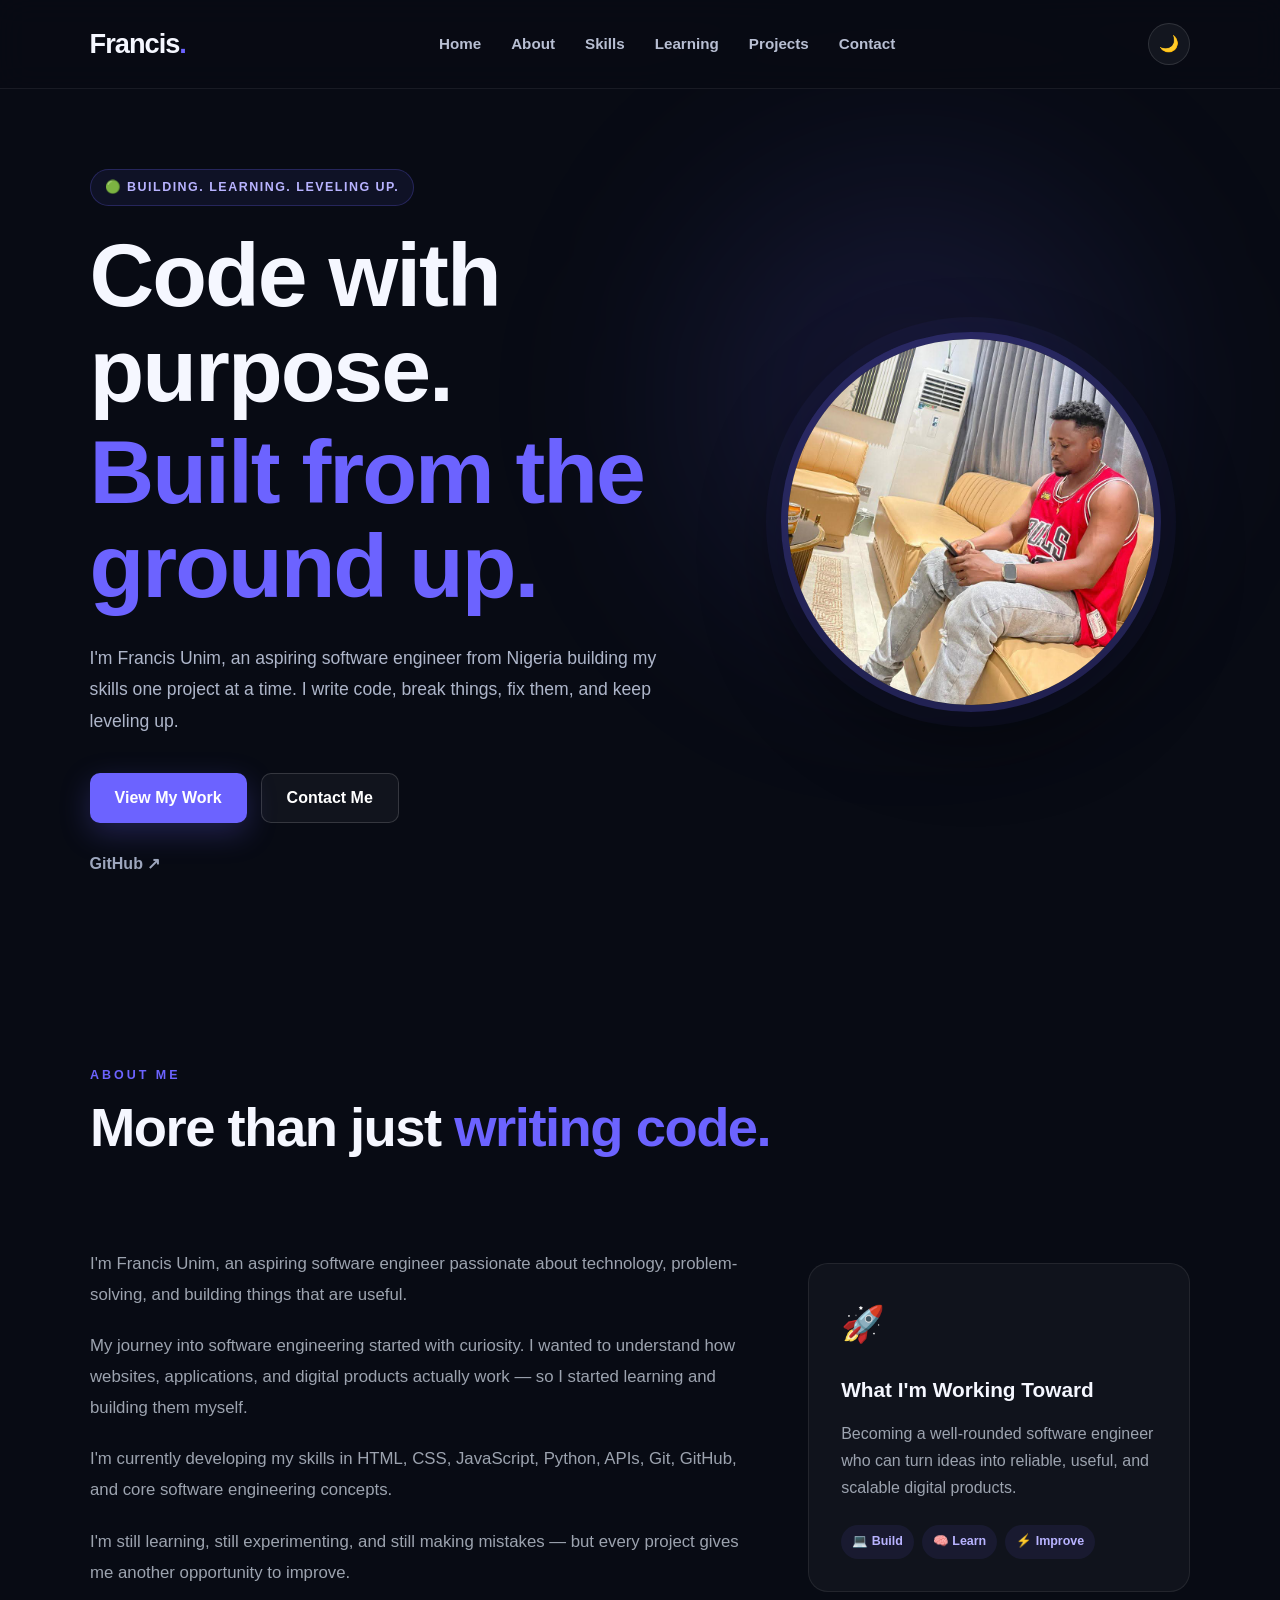
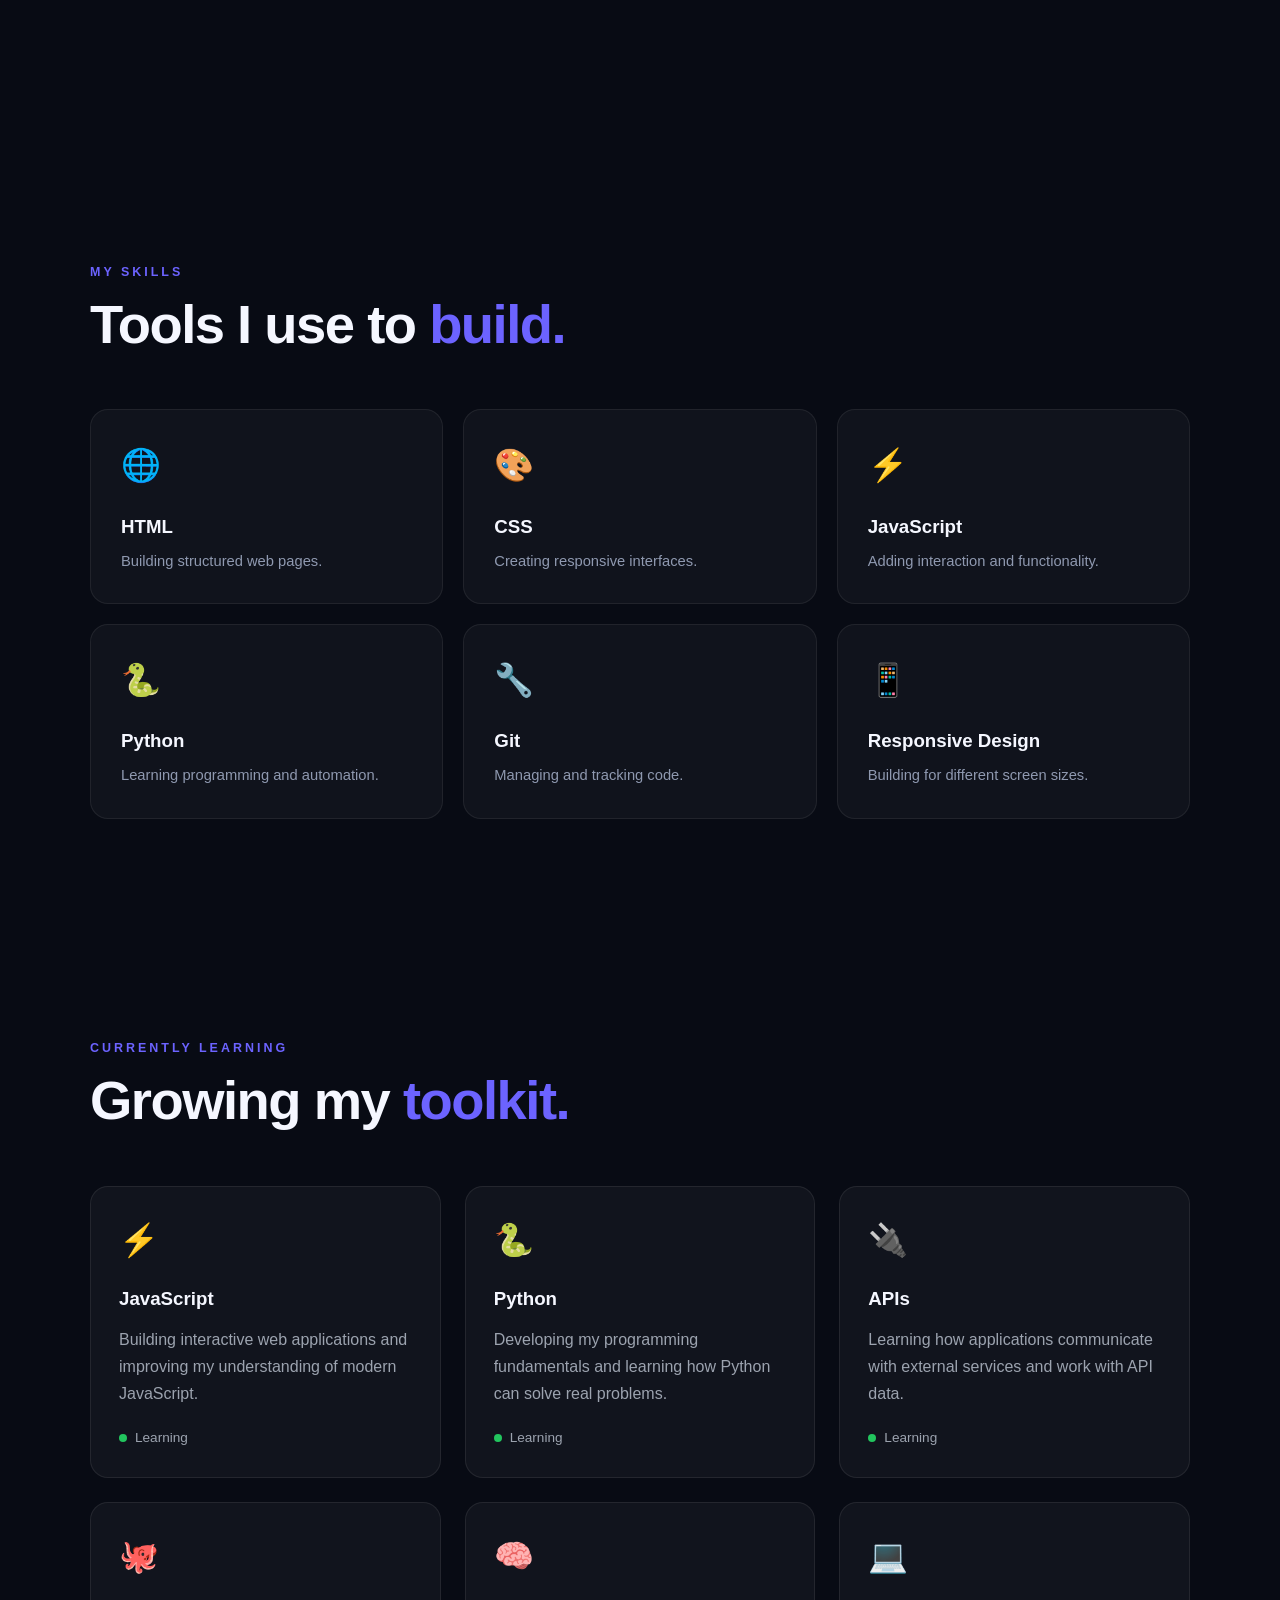
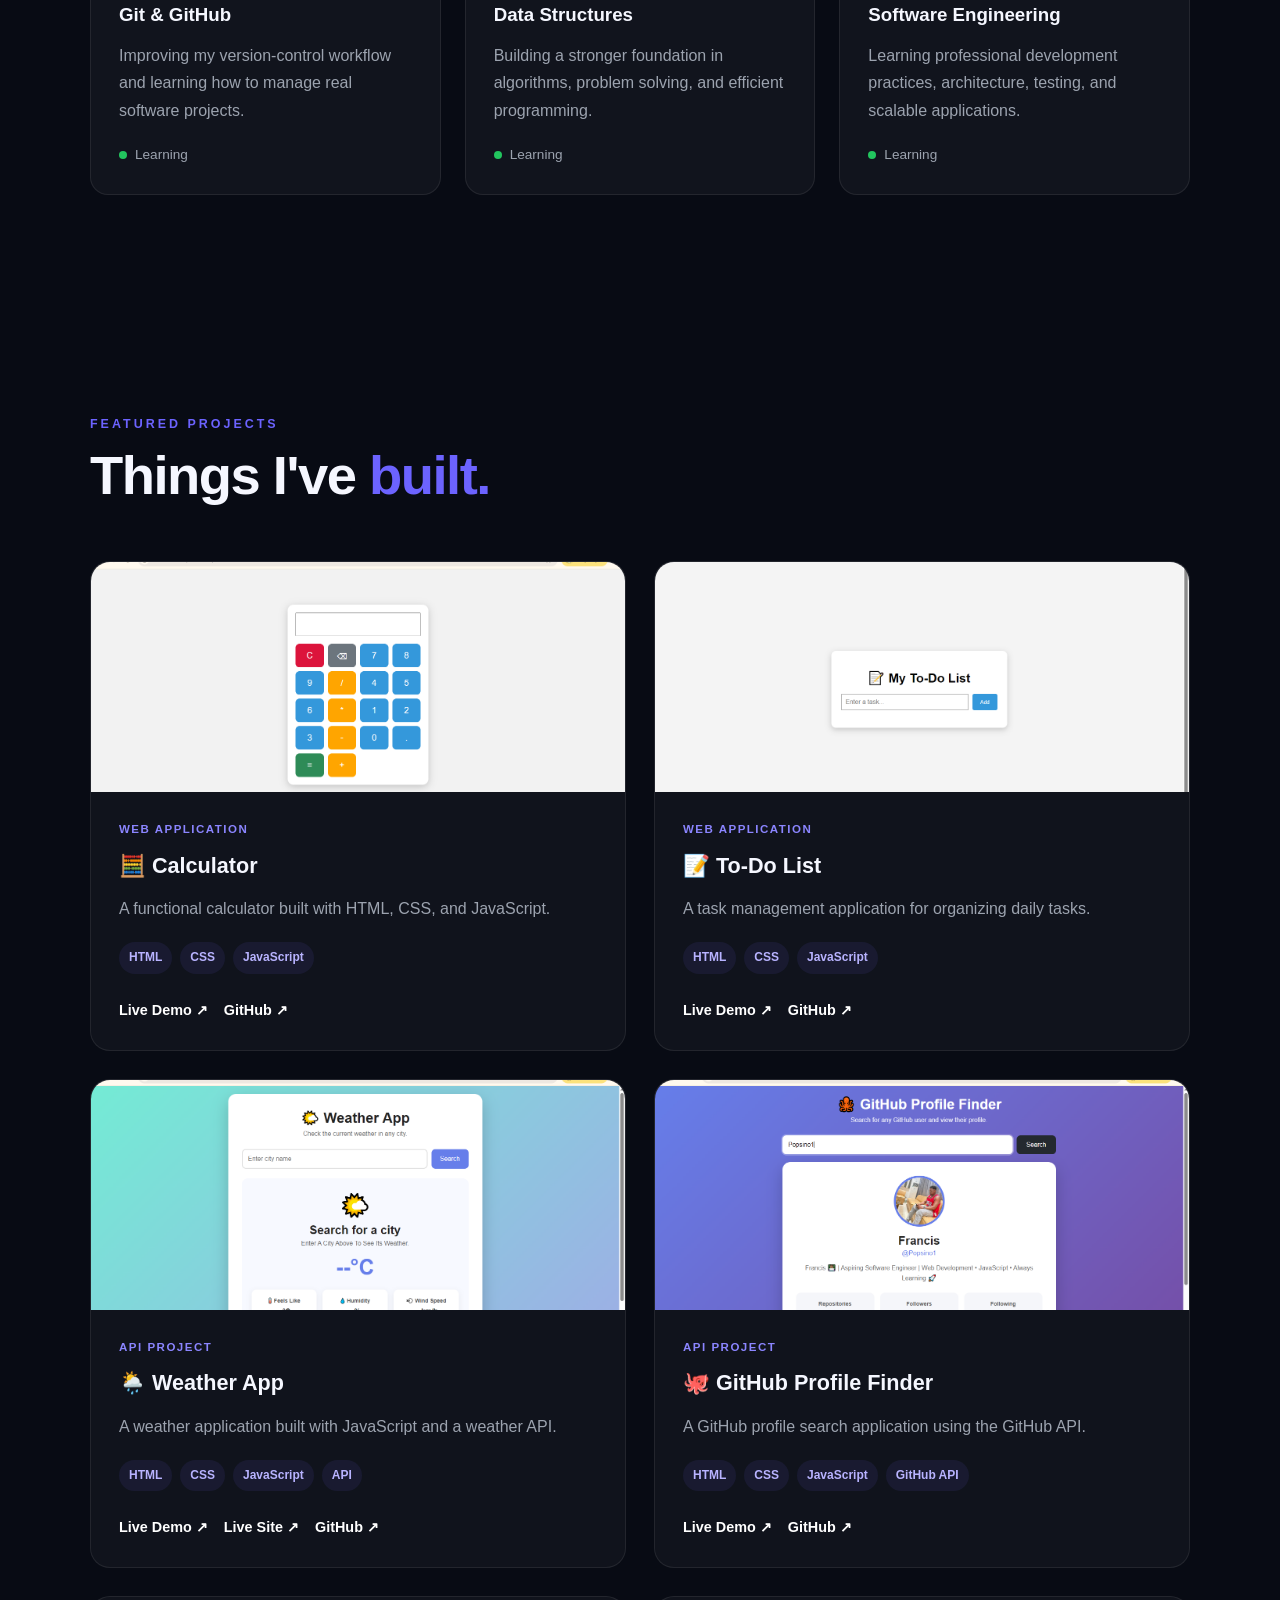
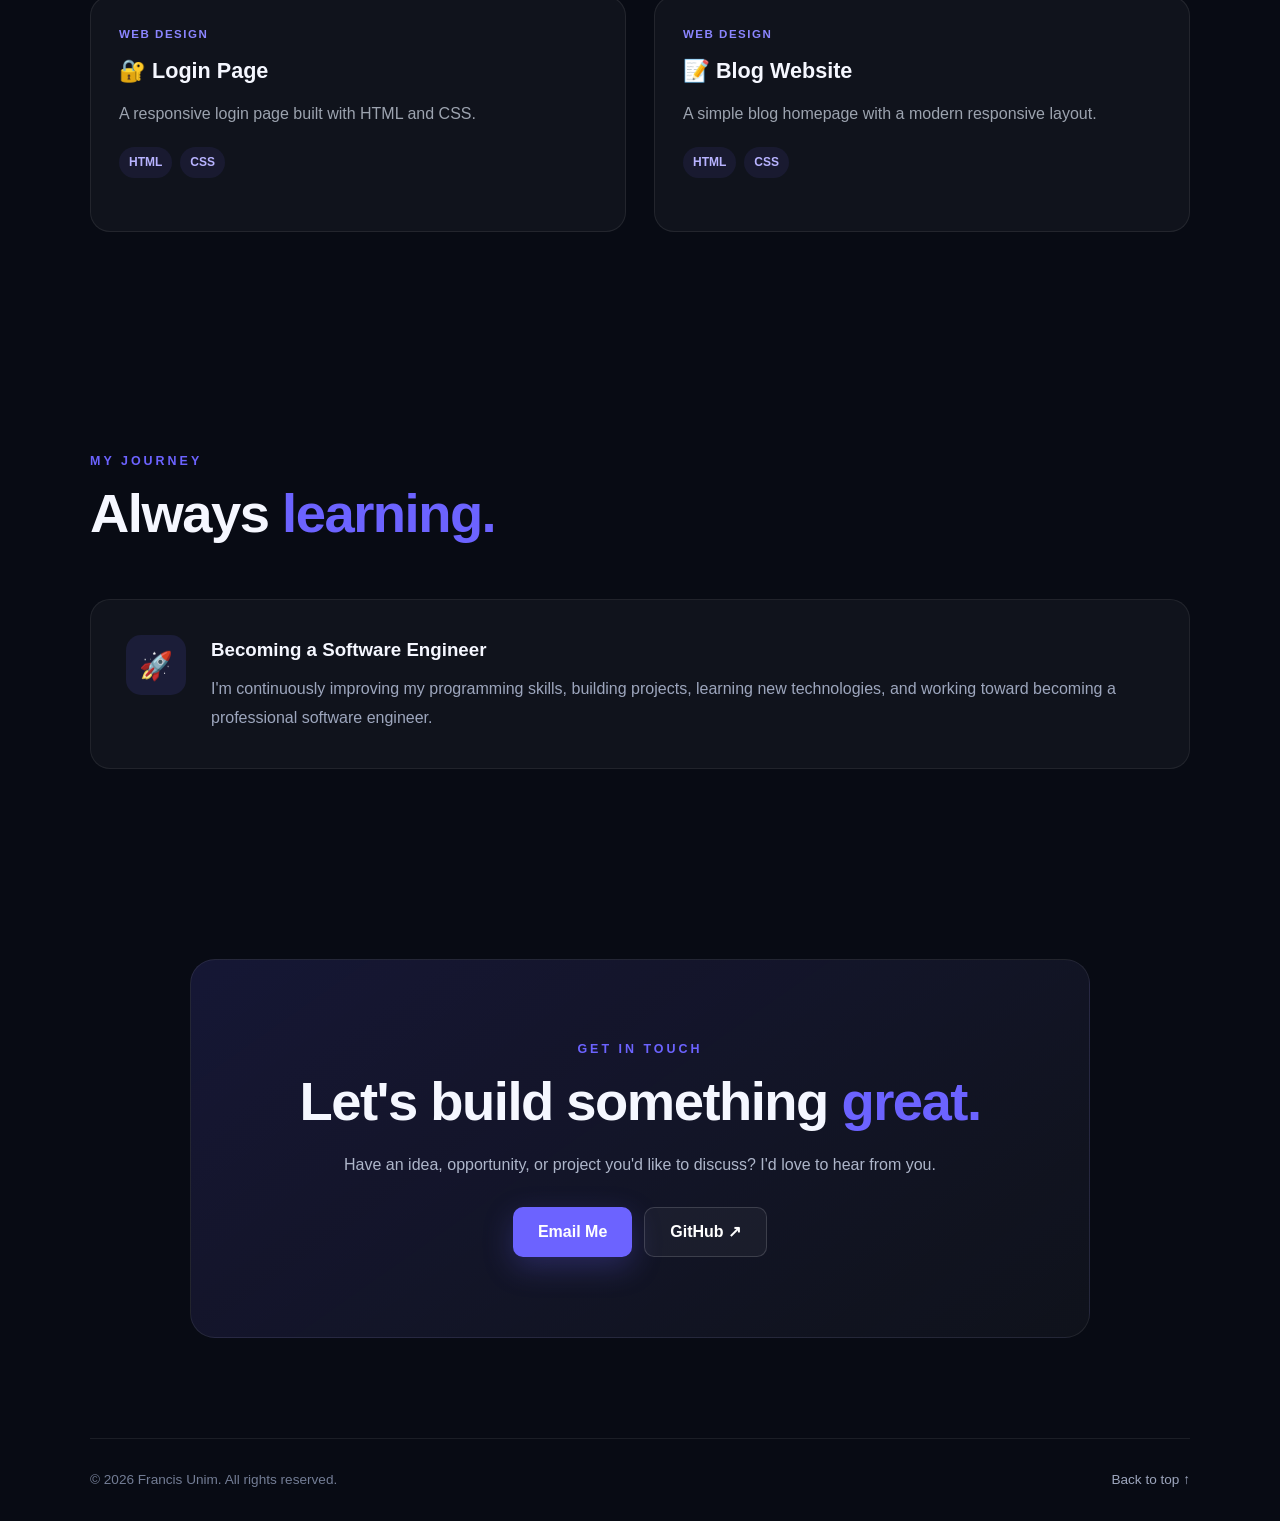
<file: index.html>
<!DOCTYPE html>
<html lang="en">

<head>
    <meta charset="UTF-8">
    <meta name="viewport" content="width=device-width, initial-scale=1.0">

    <meta
        name="description"
        content="Francis Unim - Software Engineer portfolio showcasing web development projects, skills, and experience."
    >

    <title>Francis Unim | Software Engineer</title>

    <link rel="stylesheet" href="style.css">
</head>

<body>

    <!-- ================================
         NAVIGATION
    ================================= -->

    <header class="navbar">

        <a href="#home" class="logo">
            Francis<span>.</span>
        </a>

        <!-- Mobile Menu Button -->
        <button
            id="menuBtn"
            class="menu-btn"
            type="button"
            aria-label="Open navigation"
            aria-expanded="false"
        >
            ☰
        </button>

        <!-- Navigation Links -->
        <nav
            class="nav-links"
            id="navLinks"
            aria-label="Main navigation"
        >
            <a href="#home">Home</a>
            <a href="#about">About</a>
            <a href="#skills">Skills</a>
            <a href="#learning">Learning</a>
            <a href="#projects">Projects</a>
            <a href="#contact">Contact</a>
        </nav>

        <!-- Theme Button -->
        <button
            id="themeBtn"
            class="theme-btn"
            type="button"
            aria-label="Toggle color theme"
        >
            🌙
        </button>

    </header>


    <main>

        <!-- ================================
             HERO
        ================================= -->

        <section id="home" class="hero">

            <div class="hero-content">

                <p class="hero-tag">
    🟢 BUILDING. LEARNING. LEVELING UP.
</p>

                <h1>
    Code with purpose.
    <span>Built from the ground up.</span>
</h1>

                <p class="hero-description">
    I'm Francis Unim, an aspiring software engineer from Nigeria
    building my skills one project at a time. I write code,
    break things, fix them, and keep leveling up.
</p>

                <div class="hero-buttons">

                    <a
                        href="#projects"
                        class="btn btn-primary"
                    >
                        View My Work
                    </a>

                    <a
                        href="#contact"
                        class="btn btn-secondary"
                    >
                        Contact Me
                    </a>

                </div>

                <div class="social-links">

                    <a
                        href="https://github.com/Popsino1"
                        target="_blank"
                        rel="noopener noreferrer"
                    >
                        GitHub ↗
                    </a>

                </div>

            </div>


            <div class="hero-image">

                <div class="image-glow"></div>

                <img
                    src="profile.png"
                    alt="Francis Unim"
                >

            </div>

        </section>


        <!-- ================================
     ABOUT
================================= -->

<section id="about" class="section">

    <div class="section-heading">

        <p class="section-label">
            ABOUT ME
        </p>

        <h2>
            More than just
            <span>writing code.</span>
        </h2>

    </div>


    <div class="about-grid">

        <div class="about-text">

            <p>
                I'm Francis Unim, an aspiring software engineer
                passionate about technology, problem-solving,
                and building things that are useful.
            </p>

            <p>
                My journey into software engineering started with
                curiosity. I wanted to understand how websites,
                applications, and digital products actually work —
                so I started learning and building them myself.
            </p>

            <p>
                I'm currently developing my skills in HTML, CSS,
                JavaScript, Python, APIs, Git, GitHub, and core
                software engineering concepts.
            </p>

            <p>
                I'm still learning, still experimenting, and still
                making mistakes — but every project gives me another
                opportunity to improve.
            </p>

        </div>


        <div class="about-card">

            <div class="about-card-icon">
                🚀
            </div>

            <h3>
                What I'm Working Toward
            </h3>

            <p>
                Becoming a well-rounded software engineer who can
                turn ideas into reliable, useful, and scalable
                digital products.
            </p>

            <div class="about-goals">

                <span>💻 Build</span>
                <span>🧠 Learn</span>
                <span>⚡ Improve</span>

            </div>

        </div>

    </div>

</section>

        </section>


        <!-- ================================
             SKILLS
        ================================= -->

        <section id="skills" class="section">

            <div class="section-heading">

                <p class="section-label">
                    MY SKILLS
                </p>

                <h2>
                    Tools I use to
                    <span>build.</span>
                </h2>

            </div>


            <div class="skills-grid">

                <div class="skill-card">
                    <span>🌐</span>
                    <h3>HTML</h3>
                    <p>Building structured web pages.</p>
                </div>

                <div class="skill-card">
                    <span>🎨</span>
                    <h3>CSS</h3>
                    <p>Creating responsive interfaces.</p>
                </div>

                <div class="skill-card">
                    <span>⚡</span>
                    <h3>JavaScript</h3>
                    <p>Adding interaction and functionality.</p>
                </div>

                <div class="skill-card">
                    <span>🐍</span>
                    <h3>Python</h3>
                    <p>Learning programming and automation.</p>
                </div>

                <div class="skill-card">
                    <span>🔧</span>
                    <h3>Git</h3>
                    <p>Managing and tracking code.</p>
                </div>

                <div class="skill-card">
                    <span>📱</span>
                    <h3>Responsive Design</h3>
                    <p>Building for different screen sizes.</p>
                </div>

            </div>

        </section>


        <!-- ================================
             CURRENTLY LEARNING
        ================================= -->

        <section id="learning" class="section">

            <div class="section-heading">

                <p class="section-label">
                    CURRENTLY LEARNING
                </p>

                <h2>
                    Growing my
                    <span>toolkit.</span>
                </h2>

            </div>


            <div class="learning-grid">

                <div class="learning-card">

                    <div class="learning-icon">
                        ⚡
                    </div>

                    <h3>
                        JavaScript
                    </h3>

                    <p>
                        Building interactive web applications
                        and improving my understanding of
                        modern JavaScript.
                    </p>

                    <div class="learning-status">
                        <span></span>
                        Learning
                    </div>

                </div>


                <div class="learning-card">

                    <div class="learning-icon">
                        🐍
                    </div>

                    <h3>
                        Python
                    </h3>

                    <p>
                        Developing my programming fundamentals
                        and learning how Python can solve
                        real problems.
                    </p>

                    <div class="learning-status">
                        <span></span>
                        Learning
                    </div>

                </div>


                <div class="learning-card">

                    <div class="learning-icon">
                        🔌
                    </div>

                    <h3>
                        APIs
                    </h3>

                    <p>
                        Learning how applications communicate
                        with external services and work with
                        API data.
                    </p>

                    <div class="learning-status">
                        <span></span>
                        Learning
                    </div>

                </div>


                <div class="learning-card">

                    <div class="learning-icon">
                        🐙
                    </div>

                    <h3>
                        Git & GitHub
                    </h3>

                    <p>
                        Improving my version-control workflow
                        and learning how to manage real
                        software projects.
                    </p>

                    <div class="learning-status">
                        <span></span>
                        Learning
                    </div>

                </div>


                <div class="learning-card">

                    <div class="learning-icon">
                        🧠
                    </div>

                    <h3>
                        Data Structures
                    </h3>

                    <p>
                        Building a stronger foundation in
                        algorithms, problem solving, and
                        efficient programming.
                    </p>

                    <div class="learning-status">
                        <span></span>
                        Learning
                    </div>

                </div>


                <div class="learning-card">

                    <div class="learning-icon">
                        💻
                    </div>

                    <h3>
                        Software Engineering
                    </h3>

                    <p>
                        Learning professional development
                        practices, architecture, testing,
                        and scalable applications.
                    </p>

                    <div class="learning-status">
                        <span></span>
                        Learning
                    </div>

                </div>

            </div>

        </section>


        <!-- ================================
             PROJECTS
        ================================= -->

        <section id="projects" class="section">

            <div class="section-heading">

                <p class="section-label">
                    FEATURED PROJECTS
                </p>

                <h2>
                    Things I've
                    <span>built.</span>
                </h2>

            </div>


            <div class="projects-grid">


                <!-- Calculator -->

                <article class="project-card">

                    <div class="project-image">

                        <img
                            src="images/calculator.png"
                            alt="Calculator project screenshot"
                        >

                    </div>

                    <div class="project-content">

                        <p class="project-type">
                            WEB APPLICATION
                        </p>

                        <h3>
                            🧮 Calculator
                        </h3>

                        <p>
                            A functional calculator built with
                            HTML, CSS, and JavaScript.
                        </p>

                        <div class="project-tech">

                            <span>HTML</span>
                            <span>CSS</span>
                            <span>JavaScript</span>

                        </div>

                        <div class="project-links">

                            <a
                                href="calculator/index.html"
                                target="_blank"
                                rel="noopener noreferrer"
                            >
                                Live Demo ↗
                            </a>

                            <a
                                href="https://github.com/Popsino1/calculator"
                                target="_blank"
                                rel="noopener noreferrer"
                            >
                                GitHub ↗
                            </a>

                        </div>

                    </div>

                </article>


                <!-- To-Do List -->

                <article class="project-card">

                    <div class="project-image">

                        <img
                            src="images/todo.png"
                            alt="To-Do List project screenshot"
                        >

                    </div>

                    <div class="project-content">

                        <p class="project-type">
                            WEB APPLICATION
                        </p>

                        <h3>
                            📝 To-Do List
                        </h3>

                        <p>
                            A task management application for
                            organizing daily tasks.
                        </p>

                        <div class="project-tech">

                            <span>HTML</span>
                            <span>CSS</span>
                            <span>JavaScript</span>

                        </div>

                        <div class="project-links">

                            <a
                                href="Todo-App/index.html"
                                target="_blank"
                                rel="noopener noreferrer"
                            >
                                Live Demo ↗
                            </a>

                            <a
                                href="https://github.com/Popsino1/todo-app"
                                target="_blank"
                                rel="noopener noreferrer"
                            >
                                GitHub ↗
                            </a>

                        </div>

                    </div>

                </article>


                <!-- Weather App -->

                <article class="project-card">

                    <div class="project-image">

                        <img
                            src="images/weather.png"
                            alt="Weather App screenshot"
                        >

                    </div>

                    <div class="project-content">

                        <p class="project-type">
                            API PROJECT
                        </p>

                        <h3>
                            🌦️ Weather App
                        </h3>

                        <p>
                            A weather application built with
                            JavaScript and a weather API.
                        </p>

                        <div class="project-tech">

                            <span>HTML</span>
                            <span>CSS</span>
                            <span>JavaScript</span>
                            <span>API</span>

                        </div>

                        <div class="project-links">

                            <a
                                href="weather-app/index.html"
                                target="_blank"
                                rel="noopener noreferrer"
                            >
                                Live Demo ↗
                            </a>

                            <a
                                href="https://popsino1.github.io/weather-app/"
                                target="_blank"
                                rel="noopener noreferrer"
                            >
                                Live Site ↗
                            </a>

                            <a
                                href="https://github.com/Popsino1/weather-app"
                                target="_blank"
                                rel="noopener noreferrer"
                            >
                                GitHub ↗
                            </a>

                        </div>

                    </div>

                </article>


                <!-- GitHub Profile Finder -->

                <article class="project-card">

                    <div class="project-image">

                        <img
                            src="images/github-profile.png"
                            alt="GitHub Profile Finder screenshot"
                        >

                    </div>

                    <div class="project-content">

                        <p class="project-type">
                            API PROJECT
                        </p>

                        <h3>
                            🐙 GitHub Profile Finder
                        </h3>

                        <p>
                            A GitHub profile search application
                            using the GitHub API.
                        </p>

                        <div class="project-tech">

                            <span>HTML</span>
                            <span>CSS</span>
                            <span>JavaScript</span>
                            <span>GitHub API</span>

                        </div>

                        <div class="project-links">

                            <a
                                href="https://popsino1.github.io/github-profile-finder/"
                                target="_blank"
                                rel="noopener noreferrer"
                            >
                                Live Demo ↗
                            </a>

                            <a
                                href="https://github.com/Popsino1/github-profile-finder"
                                target="_blank"
                                rel="noopener noreferrer"
                            >
                                GitHub ↗
                            </a>

                        </div>

                    </div>

                </article>


                <!-- Login Page -->

                <article class="project-card">

                    <div class="project-content">

                        <p class="project-type">
                            WEB DESIGN
                        </p>

                        <h3>
                            🔐 Login Page
                        </h3>

                        <p>
                            A responsive login page built with
                            HTML and CSS.
                        </p>

                        <div class="project-tech">

                            <span>HTML</span>
                            <span>CSS</span>

                        </div>

                    </div>

                </article>


                <!-- Blog Website -->

                <article class="project-card">

                    <div class="project-content">

                        <p class="project-type">
                            WEB DESIGN
                        </p>

                        <h3>
                            📝 Blog Website
                        </h3>

                        <p>
                            A simple blog homepage with a
                            modern responsive layout.
                        </p>

                        <div class="project-tech">

                            <span>HTML</span>
                            <span>CSS</span>

                        </div>

                    </div>

                </article>

            </div>

        </section>


        <!-- ================================
             JOURNEY
        ================================= -->

        <section class="section journey">

            <div class="section-heading">

                <p class="section-label">
                    MY JOURNEY
                </p>

                <h2>
                    Always
                    <span>learning.</span>
                </h2>

            </div>


            <div class="journey-card">

                <div class="journey-icon">
                    🚀
                </div>

                <div>

                    <h3>
                        Becoming a Software Engineer
                    </h3>

                    <p>
                        I'm continuously improving my programming
                        skills, building projects, learning new
                        technologies, and working toward becoming
                        a professional software engineer.
                    </p>

                </div>

            </div>

        </section>


        <!-- ================================
             CONTACT
        ================================= -->

        <section
            id="contact"
            class="contact-section"
        >

            <p class="section-label">
                GET IN TOUCH
            </p>

            <h2>
                Let's build something
                <span>great.</span>
            </h2>

            <p>
                Have an idea, opportunity, or project you'd like
                to discuss? I'd love to hear from you.
            </p>

            <div class="contact-buttons">

                <a
                    href="mailto:fransunim@gmail.com"
                    class="btn btn-primary"
                >
                    Email Me
                </a>

                <a
                    href="https://github.com/Popsino1"
                    target="_blank"
                    rel="noopener noreferrer"
                    class="btn btn-secondary"
                >
                    GitHub ↗
                </a>

            </div>

        </section>

    </main>


    <!-- ================================
         FOOTER
    ================================= -->

    <footer>

        <p>
            © 2026 Francis Unim. All rights reserved.
        </p>

        <a href="#home">
            Back to top ↑
        </a>

    </footer>


    <!-- ================================
         JAVASCRIPT
    ================================= -->

    <script src="script.js"></script>

</body>

</html>
</file>
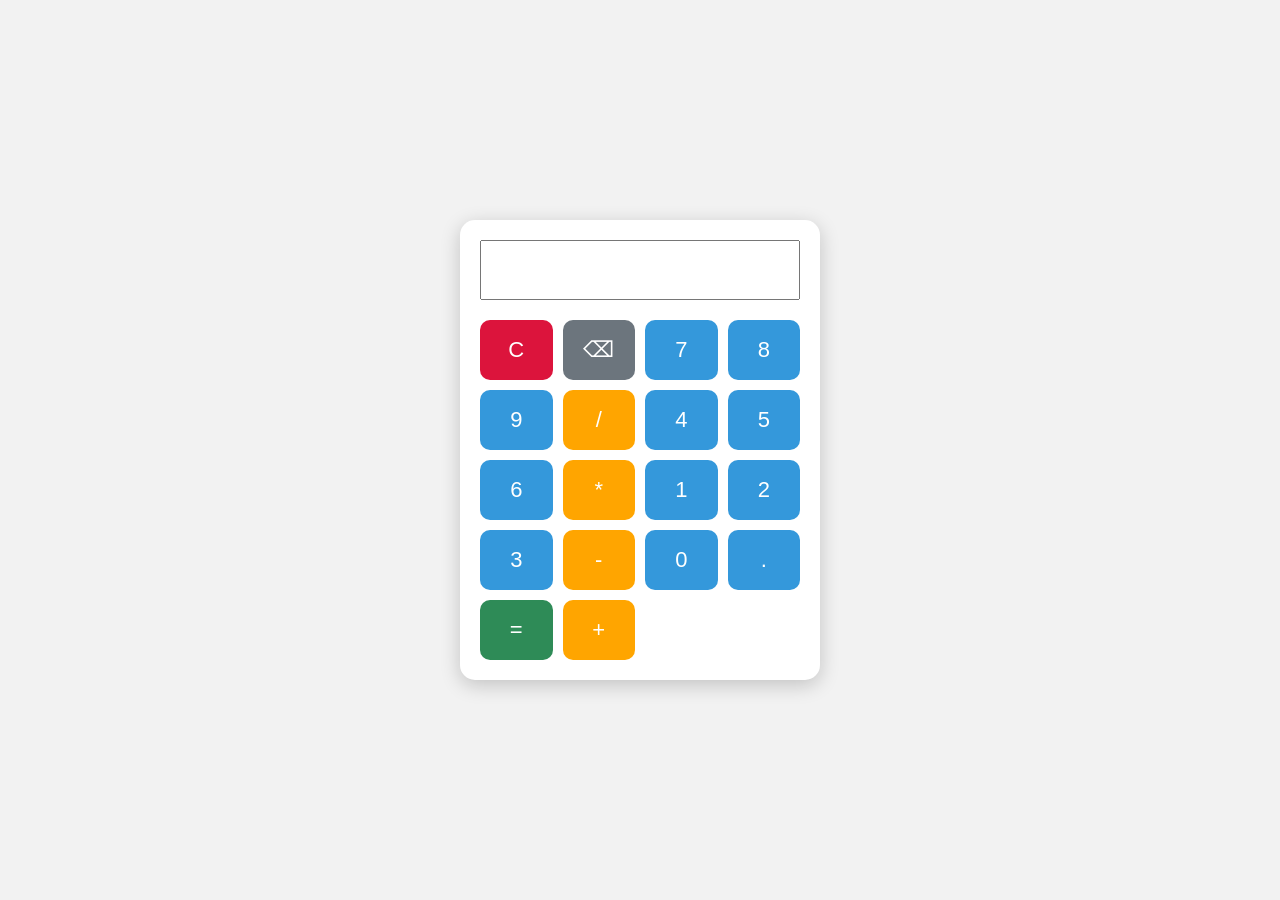
<file: calculator/index.html>
<!DOCTYPE html>
<html lang="en">
<head>
    <meta charset="UTF-8">
    <meta name="viewport" content="width=device-width, initial-scale=1.0">
    <title>Calculator</title>

    <link rel="stylesheet" href="style.css">
</head>

<body>

    <div class="calculator">

        <input type="text" id="display" readonly>

        <div class="buttons">

            <!-- First Row -->
            <button value="C" class="clear">C</button>
            <button value="⌫" class="backspace">⌫</button>
            <button value="7">7</button>
            <button value="8">8</button>
            <button value="9">9</button>

            <!-- Second Row -->
            <button value="/" class="operator">/</button>
            <button value="4">4</button>
            <button value="5">5</button>
            <button value="6">6</button>

            <!-- Third Row -->
            <button value="*" class="operator">*</button>
            <button value="1">1</button>
            <button value="2">2</button>
            <button value="3">3</button>

            <!-- Fourth Row -->
            <button value="-" class="operator">-</button>
            <button value="0">0</button>
            <button value=".">.</button>
            <button value="=" class="equals">=</button>

            <!-- Fifth Row -->
            <button value="+" class="operator">+</button>

        </div>

    </div>

    <script src="script.js"></script>

</body>
</html>
</file>
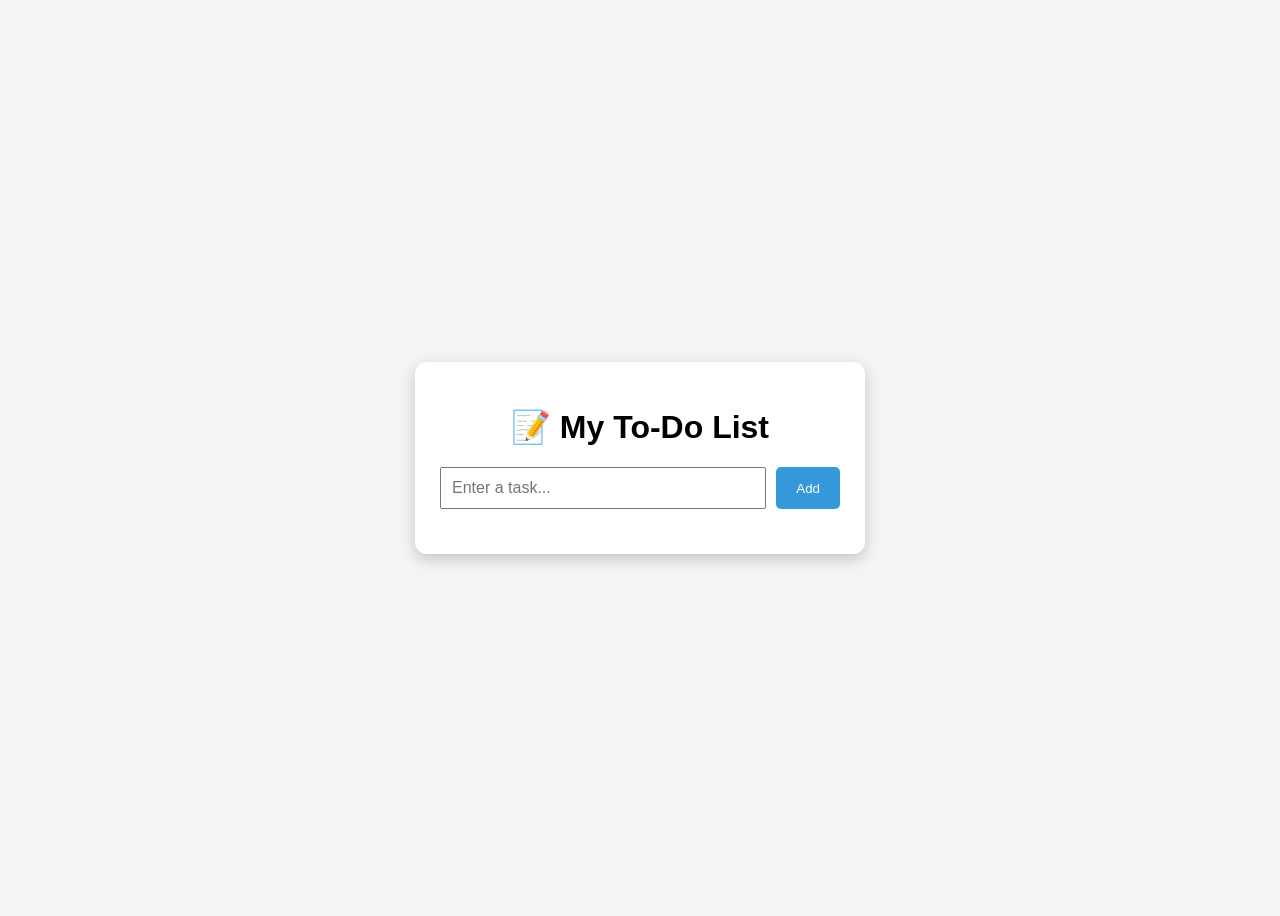
<file: Todo-App/index.html>
<!DOCTYPE html>
<html lang="en">
<head>
    <meta charset="UTF-8">
    <meta name="viewport" content="width=device-width, initial-scale=1.0">
    <title>To-Do List</title>

    <link rel="stylesheet" href="style.css">
</head>
<body>

    <div class="container">

        <h1>📝 My To-Do List</h1>

        <div class="input-area">

            <input
                type="text"
                id="taskInput"
                placeholder="Enter a task..."
            >

            <button id="addBtn">Add</button>

        </div>

        <ul id="taskList"></ul>

    </div>

    <script src="script.js"></script>

</body>
</html>
</file>
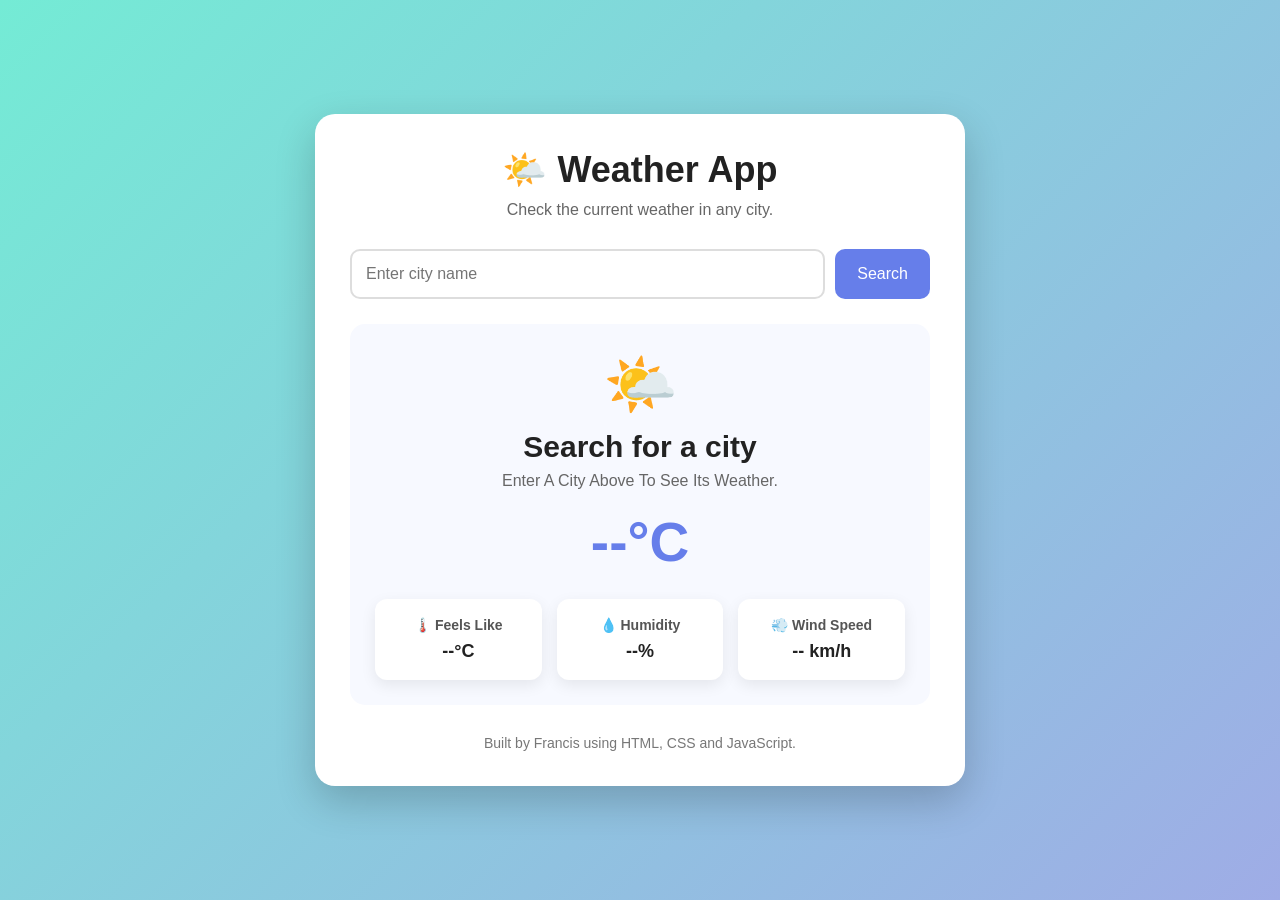
<file: Todo-App/weather-app/index.html>
<!DOCTYPE html>
<html lang="en">

<head>
    <meta charset="UTF-8">
    <meta name="viewport" content="width=device-width, initial-scale=1.0">

    <title>Francis | Weather App</title>

    <link rel="stylesheet" href="style.css">
</head>

<body>

    <div class="weather-app">

        <!-- Header -->
        <header class="weather-header">

            <h1>🌤️ Weather App</h1>

            <p>
                Check the current weather in any city.
            </p>

        </header>


        <!-- Search Section -->
        <main>

            <div class="search-box">

                <input
                    type="text"
                    id="cityInput"
                    placeholder="Enter city name"
                    autocomplete="off"
                >

                <button id="searchBtn">
                    Search
                </button>

            </div>


            <!-- Loading Message -->
            <p id="loading" class="loading">
                Loading...
            </p>


            <!-- Error Message -->
            <p id="errorMessage" class="error-message">
            </p>


            <!-- Weather Result -->
            <section
                id="weatherResult"
                class="weather-result"
            >

                <div class="weather-icon">
                    🌤️
                </div>

                <h2 id="cityName">
                    Search for a city
                </h2>

                <p id="weatherDescription">
                    Enter a city above to see its weather.
                </p>


                <div class="temperature">

                    <span id="temperature">
                        --°C
                    </span>

                </div>


                <div class="weather-details">

                    <div class="weather-card">

                        <h3>🌡️ Feels Like</h3>

                        <p id="feelsLike">
                            --°C
                        </p>

                    </div>


                    <div class="weather-card">

                        <h3>💧 Humidity</h3>

                        <p id="humidity">
                            --%
                        </p>

                    </div>


                    <div class="weather-card">

                        <h3>💨 Wind Speed</h3>

                        <p id="windSpeed">
                            -- km/h
                        </p>

                    </div>

                </div>

            </section>

        </main>


        <!-- Footer -->
        <footer>

            <p>
                Built by Francis using HTML, CSS and JavaScript.
            </p>

        </footer>

    </div>


    <!-- JavaScript -->
    <script src="script.js"></script>

</body>

</html>
</file>
<file: style.css>
/* =========================================
   FRANCIS UNIM — PORTFOLIO
   MODERN DARK DEVELOPER DESIGN
   ========================================= */

/* ---------- RESET ---------- */

* {
    margin: 0;
    padding: 0;
    box-sizing: border-box;
}

html {
    scroll-behavior: smooth;
}

body {
    font-family: Arial, Helvetica, sans-serif;
    background: #080b14;
    color: #f5f7ff;
    line-height: 1.6;
    overflow-x: hidden;
}

a {
    color: inherit;
    text-decoration: none;
}

img {
    max-width: 100%;
    display: block;
}

button {
    font-family: inherit;
}


/* ---------- NAVIGATION ---------- */

.navbar {
    width: 100%;
    padding: 22px 7%;
    display: flex;
    align-items: center;
    justify-content: space-between;
    position: sticky;
    top: 0;
    z-index: 1000;
    background: rgba(8, 11, 20, 0.88);
    backdrop-filter: blur(15px);
    border-bottom: 1px solid rgba(255, 255, 255, 0.07);
}

.logo {
    font-size: 1.7rem;
    font-weight: 800;
    letter-spacing: -1px;
}

.logo span {
    color: #6c63ff;
}

.nav-links {
    display: flex;
    align-items: center;
    gap: 30px;
}

.nav-links a {
    color: #b8bfd3;
    font-size: 0.95rem;
    font-weight: 600;
    transition: color 0.25s ease;
}

.nav-links a:hover {
    color: #ffffff;
}

.theme-btn {
    width: 42px;
    height: 42px;
    border: 1px solid rgba(255, 255, 255, 0.12);
    border-radius: 50%;
    background: rgba(255, 255, 255, 0.05);
    color: white;
    cursor: pointer;
    font-size: 1rem;
    transition: transform 0.25s ease, background 0.25s ease;
}

.theme-btn:hover {
    transform: rotate(15deg);
    background: rgba(108, 99, 255, 0.2);
}


/* ---------- GENERAL SECTIONS ---------- */

main {
    width: 100%;
}

.section {
    width: min(1100px, 86%);
    margin: 0 auto;
    padding: 110px 0;
}

.section-heading {
    margin-bottom: 55px;
}

.section-label {
    color: #6c63ff;
    font-size: 0.78rem;
    font-weight: 800;
    letter-spacing: 3px;
    margin-bottom: 12px;
}

.section-heading h2,
.contact-section h2 {
    font-size: clamp(2rem, 5vw, 3.4rem);
    line-height: 1.1;
    letter-spacing: -1.5px;
}

.section-heading h2 span,
.contact-section h2 span {
    color: #6c63ff;
}


/* ---------- HERO ---------- */

.hero {
    width: min(1200px, 86%);
    min-height: calc(100vh - 85px);
    margin: 0 auto;
    display: grid;
    grid-template-columns: 1.15fr 0.85fr;
    align-items: center;
    gap: 70px;
    padding: 80px 0;
    position: relative;
}

.hero::before {
    content: "";
    position: absolute;
    width: 450px;
    height: 450px;
    background: rgba(108, 99, 255, 0.12);
    filter: blur(100px);
    border-radius: 50%;
    top: 10%;
    right: 5%;
    z-index: -1;
}

.hero-tag {
    color: #6c63ff;
    font-size: 0.8rem;
    font-weight: 800;
    letter-spacing: 3px;
    margin-bottom: 22px;
}

.hero h1 {
    font-size: clamp(3rem, 7vw, 6rem);
    line-height: 0.98;
    letter-spacing: -4px;
    max-width: 850px;
    margin-bottom: 30px;
}

.hero h1 span {
    color: #6c63ff;
}

.hero-description {
    max-width: 650px;
    color: #aeb6ca;
    font-size: 1.1rem;
    line-height: 1.8;
    margin-bottom: 35px;
}

.hero-buttons {
    display: flex;
    flex-wrap: wrap;
    gap: 14px;
    margin-bottom: 28px;
}

.btn {
    display: inline-flex;
    align-items: center;
    justify-content: center;
    min-height: 50px;
    padding: 0 25px;
    border-radius: 10px;
    font-weight: 700;
    transition: transform 0.25s ease, box-shadow 0.25s ease;
}

.btn:hover {
    transform: translateY(-3px);
}

.btn-primary {
    background: #6c63ff;
    color: white;
    box-shadow: 0 10px 30px rgba(108, 99, 255, 0.25);
}

.btn-primary:hover {
    box-shadow: 0 15px 35px rgba(108, 99, 255, 0.35);
}

.btn-secondary {
    border: 1px solid rgba(255, 255, 255, 0.15);
    background: rgba(255, 255, 255, 0.04);
    color: #ffffff;
}

.social-links {
    display: flex;
    gap: 20px;
}

.social-links a {
    color: #9da6bd;
    font-weight: 600;
    transition: color 0.25s ease;
}

.social-links a:hover {
    color: #6c63ff;
}


/* ---------- HERO IMAGE ---------- */

.hero-image {
    position: relative;
    display: flex;
    justify-content: center;
    align-items: center;
}

.hero-image img {
    width: min(380px, 100%);
    aspect-ratio: 1;
    object-fit: cover;
    border-radius: 50%;
    border: 7px solid rgba(108, 99, 255, 0.25);
    box-shadow:
        0 0 0 15px rgba(108, 99, 255, 0.05),
        0 30px 80px rgba(0, 0, 0, 0.45);
    position: relative;
    z-index: 2;
}

.image-glow {
    position: absolute;
    width: 280px;
    height: 280px;
    background: #6c63ff;
    opacity: 0.18;
    filter: blur(80px);
    border-radius: 50%;
}


/* ---------- ABOUT ---------- */

.about-grid {
    display: grid;
    grid-template-columns: 1.4fr 0.8fr;
    gap: 35px;
    align-items: stretch;
}

.about-text {
    padding: 35px 0;
}

.about-text p {
    color: #aeb6ca;
    font-size: 1.05rem;
    line-height: 1.9;
    margin-bottom: 20px;
}

.about-card {
    padding: 35px;
    border-radius: 20px;
    background: linear-gradient(
        145deg,
        rgba(108, 99, 255, 0.12),
        rgba(255, 255, 255, 0.03)
    );
    border: 1px solid rgba(255, 255, 255, 0.08);
}

.about-card-icon {
    font-size: 2rem;
    margin-bottom: 20px;
}

.about-card h3 {
    font-size: 1.4rem;
    margin-bottom: 12px;
}

.about-card p {
    color: #aeb6ca;
    line-height: 1.7;
}


/* ---------- SKILLS ---------- */

.skills-grid {
    display: grid;
    grid-template-columns: repeat(3, 1fr);
    gap: 20px;
}

.skill-card {
    padding: 30px;
    border-radius: 18px;
    background: rgba(255, 255, 255, 0.035);
    border: 1px solid rgba(255, 255, 255, 0.07);
    transition: transform 0.25s ease, border-color 0.25s ease;
}

.skill-card:hover {
    transform: translateY(-7px);
    border-color: rgba(108, 99, 255, 0.5);
}

.skill-card > span {
    font-size: 2rem;
    display: block;
    margin-bottom: 20px;
}

.skill-card h3 {
    margin-bottom: 8px;
}

.skill-card p {
    color: #8f99b0;
    font-size: 0.92rem;
}


/* ---------- PROJECTS ---------- */

.projects-grid {
    display: grid;
    grid-template-columns: repeat(2, 1fr);
    gap: 28px;
}

.project-card {
    overflow: hidden;
    border-radius: 20px;
    background: rgba(255, 255, 255, 0.035);
    border: 1px solid rgba(255, 255, 255, 0.08);
    transition: transform 0.3s ease, border-color 0.3s ease;
}

.project-card:hover {
    transform: translateY(-8px);
    border-color: rgba(108, 99, 255, 0.5);
}

.project-image {
    height: 240px;
    overflow: hidden;
    background: #101522;
}

.project-image img {
    width: 100%;
    height: 100%;
    object-fit: cover;
    transition: transform 0.4s ease;
}

.project-card:hover .project-image img {
    transform: scale(1.05);
}

.project-content {
    padding: 28px;
}

.project-type {
    color: #6c63ff;
    font-size: 0.72rem;
    font-weight: 800;
    letter-spacing: 2px;
    margin-bottom: 10px;
}

.project-content h3 {
    font-size: 1.45rem;
    margin-bottom: 12px;
}

.project-content > p:not(.project-type) {
    color: #9da6bd;
    line-height: 1.7;
    margin-bottom: 20px;
}

.project-tech {
    display: flex;
    flex-wrap: wrap;
    gap: 8px;
    margin-bottom: 25px;
}

.project-tech span {
    padding: 6px 10px;
    border-radius: 6px;
    background: rgba(108, 99, 255, 0.1);
    color: #b8b2ff;
    font-size: 0.72rem;
    font-weight: 700;
}

.project-links {
    display: flex;
    gap: 20px;
}

.project-links a {
    color: white;
    font-weight: 700;
    font-size: 0.9rem;
    transition: color 0.2s ease;
}

.project-links a:hover {
    color: #6c63ff;
}


/* ---------- JOURNEY ---------- */

.journey-card {
    display: flex;
    gap: 25px;
    align-items: flex-start;
    padding: 35px;
    border-radius: 20px;
    background: rgba(255, 255, 255, 0.035);
    border: 1px solid rgba(255, 255, 255, 0.07);
}

.journey-icon {
    width: 60px;
    height: 60px;
    flex-shrink: 0;
    display: grid;
    place-items: center;
    border-radius: 15px;
    background: rgba(108, 99, 255, 0.12);
    font-size: 1.7rem;
}

.journey-card h3 {
    margin-bottom: 10px;
}

.journey-card p {
    color: #9da6bd;
    line-height: 1.8;
}


/* ---------- CONTACT ---------- */

.contact-section {
    width: min(900px, 86%);
    margin: 80px auto 100px;
    padding: 80px 30px;
    text-align: center;
    border-radius: 25px;
    background:
        linear-gradient(
            145deg,
            rgba(108, 99, 255, 0.14),
            rgba(255, 255, 255, 0.03)
        );
    border: 1px solid rgba(255, 255, 255, 0.08);
}

.contact-section h2 {
    margin-bottom: 20px;
}

.contact-section > p:not(.section-label) {
    max-width: 600px;
    margin: 0 auto 30px;
    color: #aeb6ca;
}

.contact-buttons {
    display: flex;
    justify-content: center;
    flex-wrap: wrap;
    gap: 12px;
}


/* ---------- FOOTER ---------- */

footer {
    width: min(1100px, 86%);
    margin: 0 auto;
    padding: 30px 0;
    display: flex;
    justify-content: space-between;
    gap: 20px;
    border-top: 1px solid rgba(255, 255, 255, 0.08);
    color: #737d95;
    font-size: 0.85rem;
}

footer a {
    color: #9da6bd;
    transition: color 0.2s ease;
}

footer a:hover {
    color: #6c63ff;
}


/* ---------- MOBILE ---------- */

@media (max-width: 900px) {

    .navbar {
        padding: 18px 6%;
    }

    .hero {
        grid-template-columns: 1fr;
        text-align: center;
        padding-top: 70px;
    }

    .hero-content {
        order: 2;
    }

    .hero-image {
        order: 1;
    }

    .hero-description {
        margin-left: auto;
        margin-right: auto;
    }

    .hero-buttons,
    .social-links {
        justify-content: center;
    }

    .hero h1 {
        letter-spacing: -2px;
    }

    .about-grid {
        grid-template-columns: 1fr;
    }

    .skills-grid {
        grid-template-columns: repeat(2, 1fr);
    }

    .projects-grid {
        grid-template-columns: 1fr;
    }
}


@media (max-width: 650px) {

    .navbar {
        flex-wrap: wrap;
        justify-content: center;
        gap: 15px;
    }

    .logo {
        width: 100%;
        text-align: center;
    }

    .nav-links {
        gap: 15px;
        justify-content: center;
        flex-wrap: wrap;
    }

    .nav-links a {
        font-size: 0.82rem;
    }

    .theme-btn {
        display: none;
    }

    .hero {
        width: 90%;
        min-height: auto;
        padding: 70px 0 80px;
    }

    .hero h1 {
        font-size: clamp(2.6rem, 13vw, 4rem);
    }

    .hero-description {
        font-size: 1rem;
    }

    .hero-image img {
        width: 240px;
    }

    .section {
        width: 90%;
        padding: 80px 0;
    }

    .section-heading {
        margin-bottom: 35px;
    }

    .skills-grid {
        grid-template-columns: 1fr;
    }

    .skill-card {
        padding: 25px;
    }

    .project-image {
        height: 200px;
    }

    .project-content {
        padding: 22px;
    }

    .project-links {
        flex-direction: column;
        gap: 12px;
    }

    .journey-card {
        flex-direction: column;
        padding: 25px;
    }

    .contact-section {
        width: 90%;
        padding: 60px 20px;
        margin-top: 40px;
    }

    footer {
        width: 90%;
        flex-direction: column;
        text-align: center;
        align-items: center;
    }

}

/* =========================================
   LIGHT MODE
   ========================================= */

body.light-mode {
    background: #f5f7fb;
    color: #111827;
}

body.light-mode .navbar {
    background: rgba(245, 247, 251, 0.9);
    border-bottom: 1px solid rgba(0, 0, 0, 0.08);
}

body.light-mode .nav-links a {
    color: #4b5563;
}

body.light-mode .nav-links a:hover {
    color: #6c63ff;
}

body.light-mode .theme-btn {
    background: rgba(0, 0, 0, 0.04);
    border-color: rgba(0, 0, 0, 0.1);
    color: #111827;
}

body.light-mode .hero-description,
body.light-mode .about-text p,
body.light-mode .about-card p,
body.light-mode .skill-card p,
body.light-mode .project-content > p:not(.project-type),
body.light-mode .journey-card p,
body.light-mode .contact-section > p:not(.section-label) {
    color: #5b6475;
}

body.light-mode .about-card,
body.light-mode .skill-card,
body.light-mode .project-card,
body.light-mode .journey-card {
    background: #ffffff;
    border-color: rgba(0, 0, 0, 0.08);
}

body.light-mode .skill-card:hover,
body.light-mode .project-card:hover {
    border-color: rgba(108, 99, 255, 0.4);
}

body.light-mode .btn-secondary {
    background: #ffffff;
    border-color: rgba(0, 0, 0, 0.12);
    color: #111827;
}

body.light-mode .project-links a {
    color: #111827;
}

body.light-mode .project-tech span {
    background: rgba(108, 99, 255, 0.08);
    color: #5b55d6;
}

body.light-mode .contact-section {
    background: linear-gradient(
        145deg,
        rgba(108, 99, 255, 0.1),
        #ffffff
    );
    border-color: rgba(0, 0, 0, 0.08);
}

body.light-mode footer {
    border-top-color: rgba(0, 0, 0, 0.08);
    color: #6b7280;
}

body.light-mode footer a {
    color: #4b5563;
}

/* =========================================
   MOBILE HAMBURGER MENU - FINAL
   ========================================= */

.menu-btn {
    display: none;
    border: 0;
    background: transparent;
    color: #ffffff;
    font-size: 1.8rem;
    cursor: pointer;
    padding: 5px;
}

@media (max-width: 650px) {

    .navbar {
        position: sticky;
        top: 0;
        padding: 18px 6%;
        display: flex;
        align-items: center;
        justify-content: space-between;
        flex-wrap: nowrap;
    }

    .logo {
        width: auto;
        text-align: left;
    }

    .menu-btn {
        display: block;
        position: relative;
        z-index: 1002;
    }

    .theme-btn {
        display: none;
    }

    .nav-links {
        position: absolute;
        top: 100%;
        left: 0;
        width: 100%;

        display: none;
        flex-direction: column;
        align-items: center;

        padding: 25px 20px;
        gap: 20px;

        background: #080b14;
        border-bottom: 1px solid rgba(255, 255, 255, 0.1);

        z-index: 1001;
    }

    .nav-links.active {
        display: flex;
    }

    .nav-links a {
        display: block;
        font-size: 1rem;
    }

    body.light-mode .nav-links {
        background: #f5f7fb;
        border-bottom-color: rgba(0, 0, 0, 0.1);
    }

    body.light-mode .menu-btn {
        color: #111827;
    }
}

/* =========================================
   CURRENTLY LEARNING
========================================= */

.learning-grid {
    display: grid;
    grid-template-columns: repeat(3, 1fr);
    gap: 24px;
    margin-top: 40px;
}

.learning-card {
    padding: 28px;
    background: rgba(255, 255, 255, 0.04);
    border: 1px solid rgba(255, 255, 255, 0.08);
    border-radius: 18px;
    transition: 0.3s ease;
}

.learning-card:hover {
    transform: translateY(-6px);
    border-color: rgba(108, 99, 255, 0.45);
}

.learning-icon {
    font-size: 2rem;
    margin-bottom: 18px;
}

.learning-card h3 {
    margin-bottom: 12px;
}

.learning-card p {
    color: #9ca3af;
    line-height: 1.7;
}

.learning-status {
    display: flex;
    align-items: center;
    gap: 8px;
    margin-top: 20px;
    font-size: 0.85rem;
    color: #9ca3af;
}

.learning-status span {
    width: 8px;
    height: 8px;
    border-radius: 50%;
    background: #22c55e;
    display: inline-block;
}

/* Light Mode */

body.light-mode .learning-card {
    background: #ffffff;
    border-color: rgba(0, 0, 0, 0.08);
}

body.light-mode .learning-card p {
    color: #5b6475;
}

body.light-mode .learning-status {
    color: #5b6475;
}

/* Mobile */

@media (max-width: 900px) {

    .learning-grid {
        grid-template-columns: repeat(2, 1fr);
    }

}

@media (max-width: 600px) {

    .learning-grid {
        grid-template-columns: 1fr;
    }

}

/* =========================================
   HERO — DARK / SOUTH LONDON INSPIRED
========================================= */

.hero-tag {
    display: inline-flex;
    align-items: center;
    gap: 8px;
    padding: 8px 14px;
    margin-bottom: 22px;

    border: 1px solid rgba(108, 99, 255, 0.25);
    border-radius: 999px;

    background: rgba(108, 99, 255, 0.08);
    color: #b8b3ff;

    font-size: 0.78rem;
    font-weight: 700;
    letter-spacing: 1.5px;
}

.hero h1 {
    max-width: 850px;
    line-height: 1.05;
    letter-spacing: -2px;
}

.hero h1 span {
    display: block;
    margin-top: 8px;
}

.hero-description {
    max-width: 650px;
    line-height: 1.8;
}

.hero-buttons {
    margin-top: 32px;
}

.hero-buttons .btn {
    transition:
        transform 0.25s ease,
        box-shadow 0.25s ease;
}

.hero-buttons .btn:hover {
    transform: translateY(-3px);
}

.hero-buttons .btn-primary:hover {
    box-shadow: 0 12px 35px rgba(108, 99, 255, 0.25);
}

.social-links {
    margin-top: 28px;
}

.social-links a {
    font-weight: 600;
    transition: 0.25s ease;
}

.social-links a:hover {
    letter-spacing: 0.5px;
}

/* Hero image */

.hero-image {
    position: relative;
}

.hero-image img {
    position: relative;
    z-index: 2;
}

.image-glow {
    position: absolute;
    width: 260px;
    height: 260px;

    top: 50%;
    left: 50%;

    transform: translate(-50%, -50%);

    background: rgba(108, 99, 255, 0.22);
    filter: blur(70px);

    border-radius: 50%;
    z-index: 1;
}

/* Light mode */

body.light-mode .hero-tag {
    background: rgba(108, 99, 255, 0.08);
    border-color: rgba(108, 99, 255, 0.2);
    color: #5148c7;
}

/* Mobile */

@media (max-width: 650px) {

    .hero h1 {
        letter-spacing: -1px;
    }

    .hero-tag {
        font-size: 0.7rem;
        letter-spacing: 1px;
    }

    .hero-description {
        line-height: 1.7;
    }

}

/* =========================================
   PROJECT CARDS — PROFESSIONAL UPGRADE
========================================= */

.projects-grid {
    display: grid;
    grid-template-columns: repeat(2, 1fr);
    gap: 28px;
    margin-top: 40px;
}

.project-card {
    position: relative;
    overflow: hidden;

    background: rgba(255, 255, 255, 0.035);
    border: 1px solid rgba(255, 255, 255, 0.08);
    border-radius: 20px;

    transition:
        transform 0.3s ease,
        border-color 0.3s ease,
        box-shadow 0.3s ease;
}

.project-card::before {
    content: "";
    position: absolute;
    top: 0;
    left: 0;
    width: 100%;
    height: 3px;

    background: linear-gradient(
        90deg,
        #6c63ff,
        #8b5cf6,
        transparent
    );

    opacity: 0;
    transition: opacity 0.3s ease;
}

.project-card:hover {
    transform: translateY(-8px);
    border-color: rgba(108, 99, 255, 0.35);
    box-shadow: 0 20px 50px rgba(0, 0, 0, 0.25);
}

.project-card:hover::before {
    opacity: 1;
}

/* Project image */

.project-image {
    position: relative;
    overflow: hidden;
    height: 230px;

    background: #111827;
}

.project-image img {
    width: 100%;
    height: 100%;

    object-fit: cover;

    display: block;

    transition: transform 0.5s ease;
}

.project-card:hover .project-image img {
    transform: scale(1.05);
}

/* Project content */

.project-content {
    padding: 28px;
}

.project-type {
    margin-bottom: 10px;

    font-size: 0.72rem;
    font-weight: 700;
    letter-spacing: 1.5px;

    color: #8b85ff;
}

.project-content h3 {
    margin-bottom: 12px;

    font-size: 1.35rem;
}

.project-content > p:not(.project-type) {
    color: #9ca3af;
    line-height: 1.7;
}

/* Technology tags */

.project-tech {
    display: flex;
    flex-wrap: wrap;
    gap: 8px;

    margin-top: 20px;
}

.project-tech span {
    padding: 6px 10px;

    border-radius: 999px;

    background: rgba(108, 99, 255, 0.09);
    color: #b8b3ff;

    font-size: 0.75rem;
    font-weight: 600;
}

/* Project links */

.project-links {
    display: flex;
    flex-wrap: wrap;
    gap: 16px;

    margin-top: 24px;
}

.project-links a {
    font-size: 0.9rem;
    font-weight: 700;

    color: #ffffff;

    transition:
        color 0.2s ease,
        transform 0.2s ease;
}

.project-links a:hover {
    color: #8b85ff;
    transform: translateX(3px);
}

/* Light mode */

body.light-mode .project-card {
    background: #ffffff;
    border-color: rgba(0, 0, 0, 0.08);
}

body.light-mode .project-card:hover {
    border-color: rgba(108, 99, 255, 0.35);
    box-shadow: 0 20px 45px rgba(0, 0, 0, 0.08);
}

body.light-mode .project-image {
    background: #e5e7eb;
}

body.light-mode .project-content > p:not(.project-type) {
    color: #5b6475;
}

body.light-mode .project-tech span {
    background: rgba(108, 99, 255, 0.08);
    color: #5148c7;
}

body.light-mode .project-links a {
    color: #111827;
}

body.light-mode .project-links a:hover {
    color: #5148c7;
}

/* Tablet */

@media (max-width: 900px) {

    .projects-grid {
        grid-template-columns: 1fr;
    }

}

/* Mobile */

@media (max-width: 600px) {

    .project-image {
        height: 200px;
    }

    .project-content {
        padding: 22px;
    }

    .project-links {
        flex-direction: column;
        gap: 12px;
    }

}

/* =========================================
   ABOUT SECTION — FINAL TOUCH
========================================= */

.about-grid {
    display: grid;
    grid-template-columns: 1.4fr 0.8fr;
    gap: 50px;
    align-items: center;
    margin-top: 40px;
}

.about-text {
    max-width: 720px;
}

.about-text p {
    margin-bottom: 20px;
    color: #9ca3af;
    line-height: 1.85;
}

.about-card {
    padding: 32px;
    border-radius: 20px;

    background: rgba(255, 255, 255, 0.035);
    border: 1px solid rgba(255, 255, 255, 0.08);

    transition:
        transform 0.3s ease,
        border-color 0.3s ease,
        box-shadow 0.3s ease;
}

.about-card:hover {
    transform: translateY(-6px);
    border-color: rgba(108, 99, 255, 0.35);
    box-shadow: 0 20px 45px rgba(0, 0, 0, 0.2);
}

.about-card-icon {
    font-size: 2.2rem;
    margin-bottom: 20px;
}

.about-card h3 {
    margin-bottom: 14px;
    font-size: 1.3rem;
}

.about-card p {
    color: #9ca3af;
    line-height: 1.7;
}

.about-goals {
    display: flex;
    flex-wrap: wrap;
    gap: 8px;
    margin-top: 24px;
}

.about-goals span {
    padding: 7px 11px;
    border-radius: 999px;

    background: rgba(108, 99, 255, 0.09);
    color: #b8b3ff;

    font-size: 0.78rem;
    font-weight: 600;
}

/* Light mode */

body.light-mode .about-text p,
body.light-mode .about-card p {
    color: #5b6475;
}

body.light-mode .about-card {
    background: #ffffff;
    border-color: rgba(0, 0, 0, 0.08);
}

body.light-mode .about-card:hover {
    border-color: rgba(108, 99, 255, 0.3);
    box-shadow: 0 20px 45px rgba(0, 0, 0, 0.08);
}

body.light-mode .about-goals span {
    background: rgba(108, 99, 255, 0.08);
    color: #5148c7;
}

/* Tablet */

@media (max-width: 900px) {

    .about-grid {
        grid-template-columns: 1fr;
        gap: 35px;
    }

}

/* Mobile */

@media (max-width: 600px) {

    .about-card {
        padding: 24px;
    }

}
</file>
<file: calculator/style.css>
body {
    margin: 0;
    padding: 0;
    background-color: #f2f2f2;
    font-family: Arial, sans-serif;

    display: flex;
    justify-content: center;
    align-items: center;
    height: 100vh;
}

.calculator {
    background: white;
    padding: 20px;
    border-radius: 15px;
    box-shadow: 0 5px 20px rgba(0,0,0,0.2);
    width: 320px;
}

#display {
    width: 100%;
    height: 60px;
    font-size: 28px;
    text-align: right;
    padding: 10px;
    box-sizing: border-box;
    margin-bottom: 20px;
}

.buttons {
    display: grid;
    grid-template-columns: repeat(4, 1fr);
    gap: 10px;
}

button {
    height: 60px;
    font-size: 22px;
    border: none;
    border-radius: 10px;
    background-color: #3498db;
    color: white;
    cursor: pointer;
    transition: 0.2s;
}

button:hover {
    background-color: #2980b9;
    transform: scale(1.05);
}

.operator {
    background-color: orange;
}

.operator:hover {
    background-color: darkorange;
}

.clear {
    background-color: crimson;
}

.clear:hover {
    background-color: darkred;
}

.equals {
    background-color: seagreen;
}

.equals:hover {
    background-color: green;
}

.backspace {
    background-color: #6c757d;
}

.backspace:hover {
    background-color: #495057;
}
</file>
<file: Todo-App/style.css>
body {
    font-family: Arial, sans-serif;
    background-color: #f4f4f4;
    display: flex;
    justify-content: center;
    align-items: center;
    height: 100vh;
}

.container {
    background: white;
    padding: 25px;
    border-radius: 12px;
    width: 400px;
    box-shadow: 0 5px 15px rgba(0, 0, 0, 0.2);
}

h1 {
    text-align: center;
}

.input-area {
    display: flex;
    gap: 10px;
    margin-bottom: 20px;
}

#taskInput {
    flex: 1;
    padding: 10px;
    font-size: 16px;
}

#addBtn {
    padding: 10px 20px;
    background-color: #3498db;
    color: white;
    border: none;
    cursor: pointer;
    border-radius: 5px;
}

#addBtn:hover {
    background-color: #2980b9;
}

ul {
    list-style: none;
    padding: 0;
}

li {
    background: #ecf0f1;
    margin-bottom: 10px;
    padding: 12px;
    border-radius: 6px;
    display: flex;
    justify-content: space-between;
    align-items: center;
}

li button {
    background-color: crimson;
    color: white;
    border: none;
    padding: 6px 10px;
    border-radius: 5px;
    cursor: pointer;
}

li button:hover {
    background-color: darkred;
}

.completed {
    text-decoration: line-through;
    color: gray;
    opacity: 0.7;
}
</file>
<file: Todo-App/weather-app/style.css>
/* =========================
   GENERAL STYLES
========================= */

* {
    margin: 0;
    padding: 0;
    box-sizing: border-box;
}

body {
    font-family: Arial, sans-serif;
    min-height: 100vh;
    background: linear-gradient(135deg, #74ebd5, #9face6);
    display: flex;
    justify-content: center;
    align-items: center;
    padding: 20px;
}


/* =========================
   WEATHER APP CONTAINER
========================= */

.weather-app {
    width: 100%;
    max-width: 650px;
    background: white;
    border-radius: 20px;
    padding: 35px;
    text-align: center;
    box-shadow: 0 15px 40px rgba(0, 0, 0, 0.2);
}


/* =========================
   HEADER
========================= */

.weather-header h1 {
    font-size: 36px;
    margin-bottom: 10px;
    color: #222;
}

.weather-header p {
    color: #666;
    margin-bottom: 30px;
}


/* =========================
   SEARCH BOX
========================= */

.search-box {
    display: flex;
    gap: 10px;
    margin-bottom: 25px;
}

.search-box input {
    flex: 1;
    padding: 14px;
    border: 2px solid #ddd;
    border-radius: 10px;
    font-size: 16px;
    outline: none;
}

.search-box input:focus {
    border-color: #667eea;
}

.search-box button {
    padding: 14px 22px;
    border: none;
    border-radius: 10px;
    background: #667eea;
    color: white;
    font-size: 16px;
    cursor: pointer;
    transition: 0.3s;
}

.search-box button:hover {
    background: #4f5fd1;
    transform: translateY(-2px);
}


/* =========================
   LOADING & ERROR
========================= */

.loading {
    display: none;
    color: #667eea;
    margin: 15px 0;
}

.error-message {
    color: #e74c3c;
    margin: 15px 0;
}


/* =========================
   WEATHER RESULT
========================= */

.weather-result {
    margin-top: 25px;
    padding: 25px;
    border-radius: 15px;
    background: #f7f9ff;
}

.weather-icon {
    font-size: 60px;
    margin-bottom: 10px;
}

.weather-result h2 {
    font-size: 30px;
    color: #222;
    margin-bottom: 8px;
}

#weatherDescription {
    color: #666;
    text-transform: capitalize;
}


/* =========================
   TEMPERATURE
========================= */

.temperature {
    margin: 20px 0;
}

#temperature {
    font-size: 55px;
    font-weight: bold;
    color: #667eea;
}


/* =========================
   WEATHER DETAILS
========================= */

.weather-details {
    display: grid;
    grid-template-columns: repeat(3, 1fr);
    gap: 15px;
    margin-top: 25px;
}

.weather-card {
    background: white;
    padding: 18px 10px;
    border-radius: 12px;
    box-shadow: 0 5px 15px rgba(0, 0, 0, 0.08);
}

.weather-card h3 {
    font-size: 14px;
    color: #555;
    margin-bottom: 8px;
}

.weather-card p {
    font-size: 18px;
    font-weight: bold;
    color: #222;
}


/* =========================
   FOOTER
========================= */

footer {
    margin-top: 30px;
    color: #777;
    font-size: 14px;
}


/* =========================
   RESPONSIVE DESIGN
========================= */

@media (max-width: 600px) {

    .weather-app {
        padding: 25px 20px;
    }

    .weather-header h1 {
        font-size: 28px;
    }

    .search-box {
        flex-direction: column;
    }

    .search-box button {
        width: 100%;
    }

    .weather-details {
        grid-template-columns: 1fr;
    }

    #temperature {
        font-size: 45px;
    }

}
</file>
